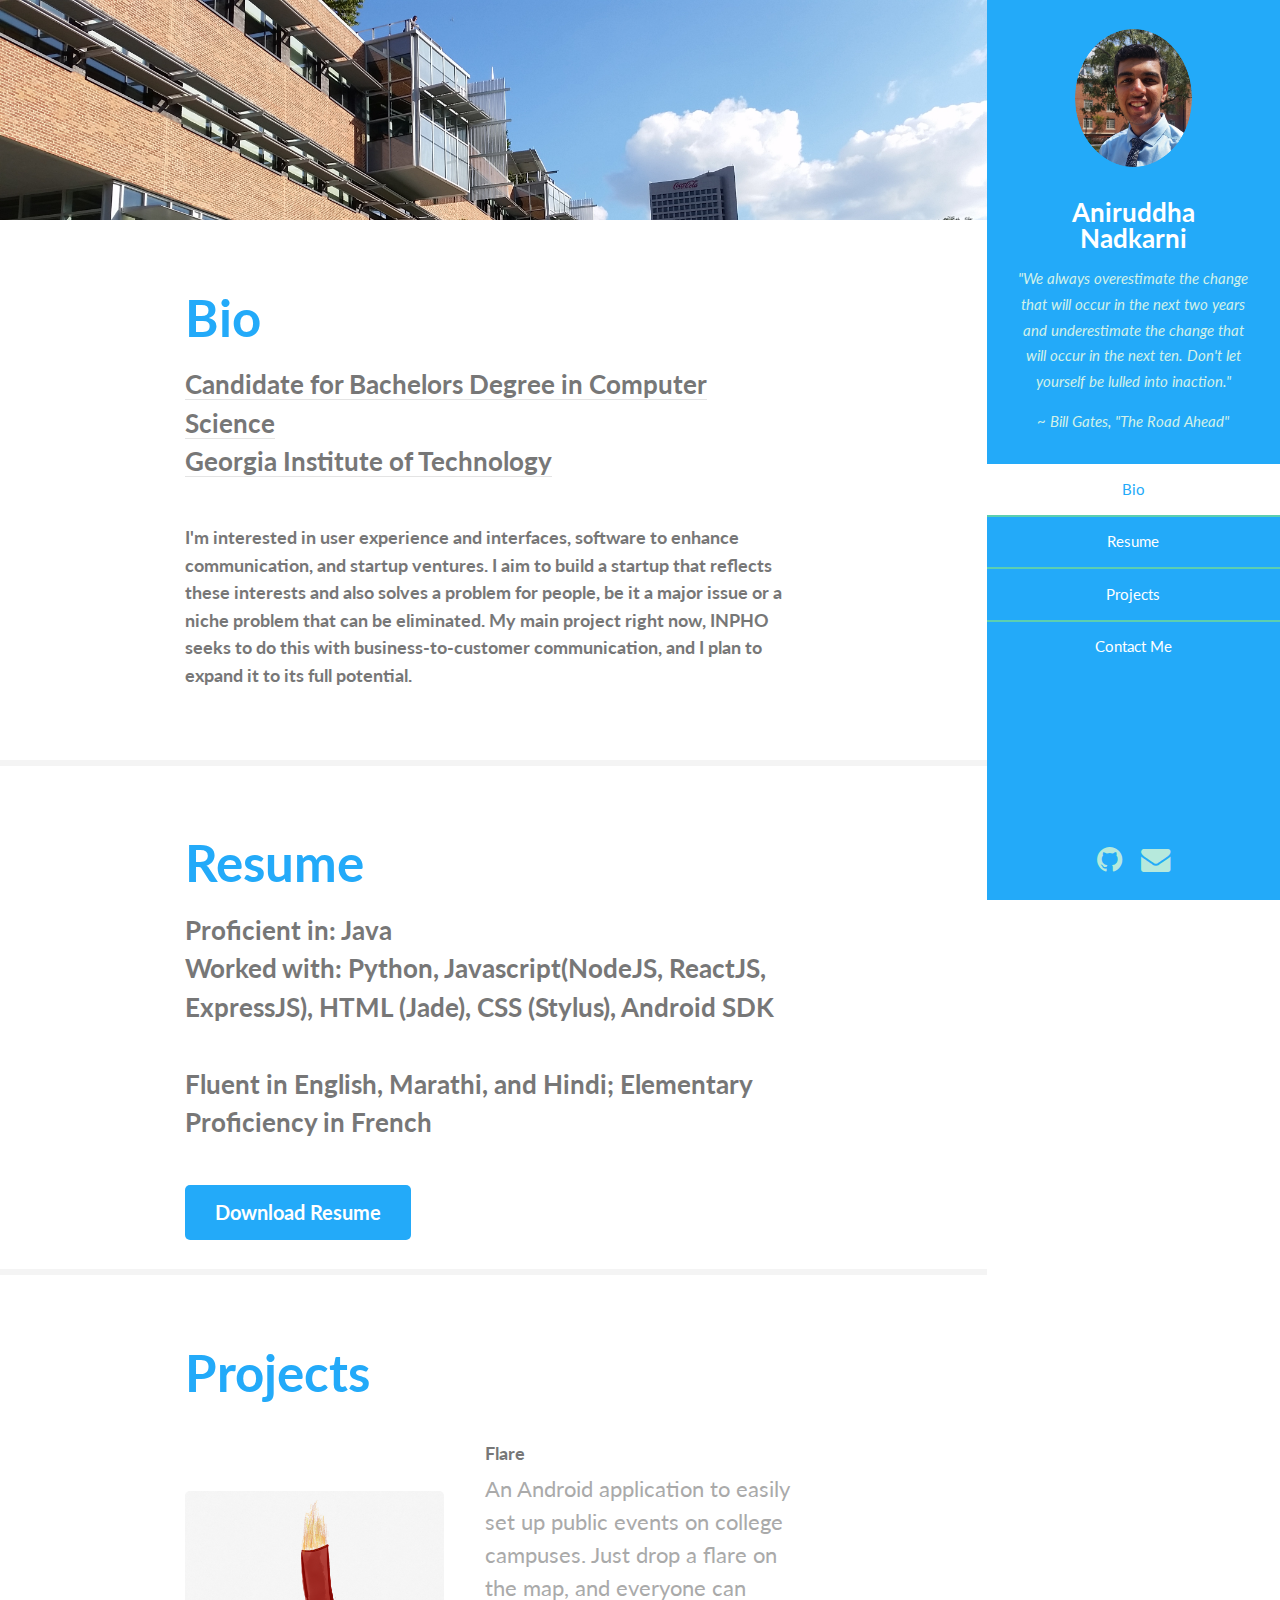
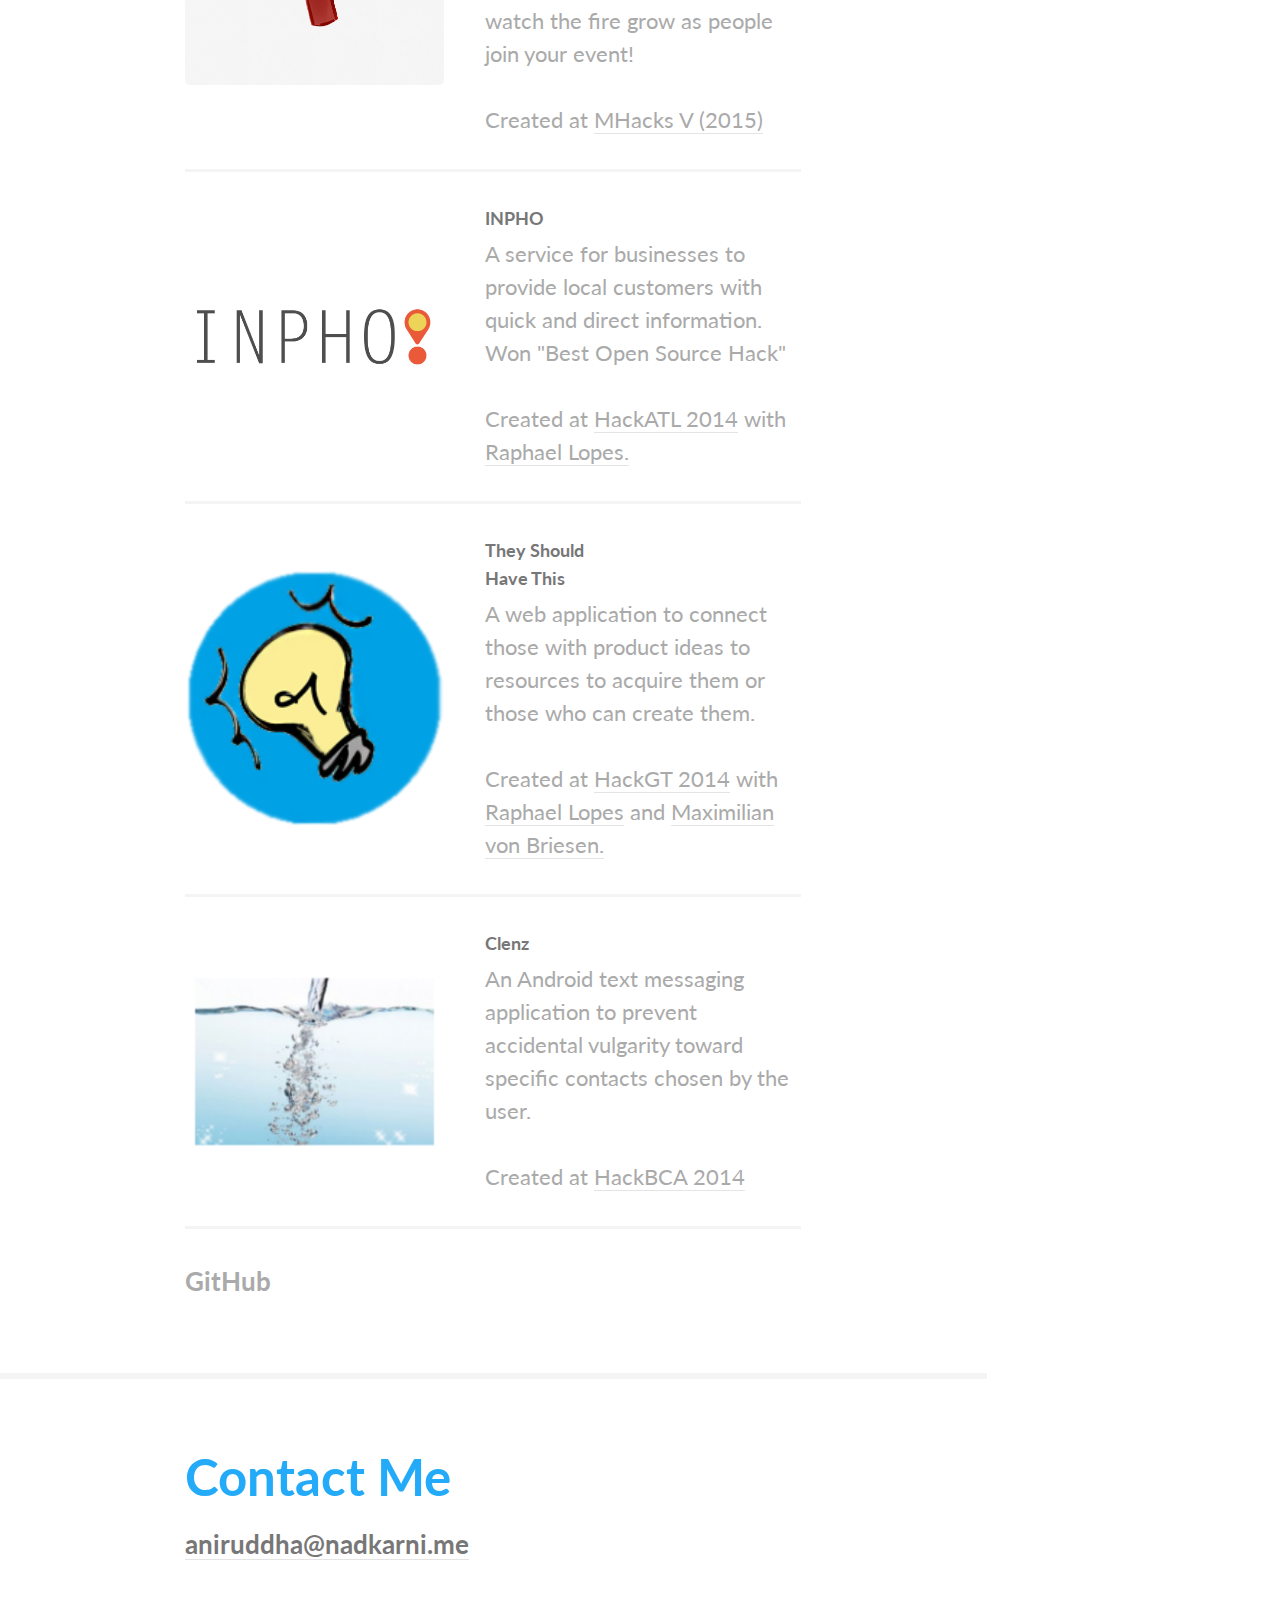
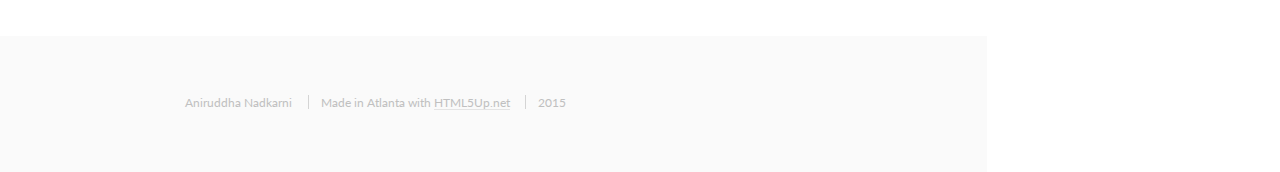
<file: index.html>
<!DOCTYPE HTML>
<!--
	Read Only by HTML5 UP
	html5up.net | @n33co
	Free for personal and commercial use under the CCA 3.0 license (html5up.net/license)
-->

<html>
	<head>

		<title>Aniruddha Nadkarni</title>
		<meta http-equiv="content-type" content="text/html; charset=utf-8" />
		<meta name="description" content="" />
		<meta name="keywords" content="" />
		<!--[if lte IE 8]><script src="css/ie/html5shiv.js"></script><![endif]-->
		<script src="js/jquery.min.js"></script>
		<script src="js/jquery.scrollzer.min.js"></script>
		<script src="js/jquery.scrolly.min.js"></script>
		<script src="js/skel.min.js"></script>
		<script src="js/skel-layers.min.js"></script>
		<script src="js/init.js"></script>
		<noscript>
			<link rel="stylesheet" href="css/skel.css" />
			<link rel="stylesheet" href="css/style.css" />
			<link rel="stylesheet" href="css/style-xlarge.css" />
		</noscript>
		<link rel="shortcut icon" href="images/favicon.ico" type="image/x-icon">
		<!--[if lte IE 8]><link rel="stylesheet" href="css/ie/v8.css" /><![endif]-->
	</head>
	<body>
		<div id="wrapper">

			<!-- Header -->
				<section id="header" class="skel-layers-fixed">
					<header>
						<span class="image avatar"><img src="images/avatar.jpg" alt="" /></span>
						<h1 id="logo">
							<a href="#">Aniruddha Nadkarni</a>
						</h1>
						<p>"We always overestimate the change that will occur in the next two years and underestimate the change that will occur in the next ten. Don't let yourself be lulled into inaction."
						</p>
						<p>~ Bill Gates, "The Road Ahead"</p>
					</header>
					<nav id="nav">
						<ul>
							<li><a href="#one" class="active">Bio</a></li>
							<li><a href="#two">Resume</a></li>
							<li><a href="#three">Projects</a></li>
							<li><a href="#four">Contact Me</a></li>
						</ul>
					</nav>
					<footer>
						<ul class="icons">
							<li><a href="http://www.github.com/nadkarni" class="icon fa-github"><span class="label">Github</span></a></li>
							<li><a href="mailto: aniruddha.nadkarni.1996@gmail.com" class="icon fa-envelope"><span class="label">Email</span></a></li>
						</ul>
					</footer>
				</section>

			<!-- Main -->
				<div id="main">

					<!-- One -->
						<section id="one">
							<div class="container">
								<header class="major">
									<h2>Bio</h2>
									<p><a href="http://cc.gatech.edu">Candidate for Bachelors Degree in Computer Science<br>Georgia Institute of Technology</a></p>
								</header>
								<h4>
									<p>I'm interested in user experience and interfaces, software to enhance communication, and startup ventures. I aim to build a startup that reflects these interests and also solves a problem for people, be it a major issue or a niche problem that can be eliminated. My main project right now,
									<a href="http://inphoapp.com">INPHO</a>
									seeks to do this with business-to-customer communication, and I plan to expand it to its full potential.</p>
								</h4>
							</div>
						</section>

						<!-- Two -->
						<section id="two">
							<div class="container">
								<header class="major">
									<h2>Resume</h2>
									<p>Proficient in: Java
									<br>Worked with: Python,  Javascript(NodeJS, ReactJS, ExpressJS), HTML (Jade), CSS (Stylus), Android SDK
									<br><br>
									Fluent in English, Marathi, and Hindi; Elementary Proficiency in French</p>
									<!-- Special Icons
									<ul class="feature-icons">
										<li class="fa-code">Write all the code</li>
										<li class="fa-cubes">Stack small boxes</li>
										<li class="fa-book">Read books and stuff</li>
										<li class="fa-coffee">Drink much coffee</li>
										<li class="fa-bolt">Lightning bolt</li>
										<li class="fa-users">Shadow clone technique</li>
										-->
										<div class="row uniform">
										<div class="12u">
											<ul class="actions">
												<li><a href="Aniruddha_Nadkarni_Resume.pdf" class="button big center-button">Download Resume</a></li>
											</ul>
										</div>

									</div>
									</ul>
								</header>
							</div>
						</section>

					<!-- Three -->
						<section id="three">
							<div class="container">
								<header class="major">
									<h2>Projects</h2>
									<div class="features">
										<article>
											<a href="" class="image"><img src="images/flare.jpg" alt="" /></a>
											<div class="inner">
												<h4><a href="">Flare</a></h4>
													<p>An Android application to easily set up public events on college campuses. Just drop a flare on the map, and everyone can watch the fire grow as people join your event! <br><br>Created at 	<a href="http://mhacks.org">MHacks V (2015)</a>
													</p>
											</div>
										</article>
										<article>
											<a href="http://inphoapp.com" class="image"><img src="images/inphoLogoName.png" alt="" /></a>
											<div class="inner">
												<h4><a href="http://inphoapp.com">INPHO</a></h4>
													<p>A service for businesses to provide local customers with quick and direct information. Won "Best Open Source Hack" <br><br>Created at 	<a href="http://hackatl.org">HackATL 2014</a> with
														<a href="http://github.com/iRapha">Raphael Lopes.</a>
													</p>
											</div>
										</article>
										<article>
											<a href="http://TheyShouldHaveThis.com" class="image"><img src="images/TSHT_logo.png" alt="" /></a>
											<div class="inner">
												<h4><a href="http://TheyShouldHaveThis.com" class="image">They Should Have This</a></h4>
												<p>A web application to connect those with product ideas to resources to acquire them or those who can create them. <br><br>Created at
													<a href="http://hackgt.com">HackGT 2014</a> with
													<a href="http://github.com/iRapha">Raphael Lopes</a> and
													<a href="http://github.com/mobyvb">Maximilian von Briesen.</a>
												</p>
											</div>
										</article>
										<article>
											<a href="https://play.google.com/store/apps/details?id=com.theyshouldhavethis.clenz" class="image"><img src="images/clenz.png" alt="" /></a>
											<div class="inner">
												<h4><a href="https://play.google.com/store/apps/details?id=com.theyshouldhavethis.clenz">Clenz</a></h4>
												<p>An Android text messaging application to prevent accidental vulgarity toward specific contacts chosen by the user.<br><br>
												Created at
													<a href="http://hackbca.com">HackBCA 2014</a></p>
											</div>
										</article>
										<article>
											<h3>
												<p>
													<a href="http://www.github.com/nadkarni">GitHub</a>
												</p>
											</h3>
										</article>
									</div>
								</header>
							</div>
						</section>

					<!-- Four -->
						<section id="four">
							<div class="container">
								<header class="major">
									<h2>Contact Me</h2>
										<p><a href="mailto: aniruddha@nadkarni.me">aniruddha@nadkarni.me</a></p>

								</header>
							</div>
						</section>



					<!-- Five -->
					<!--
						<section id="five">
							<div class="container">
								<h3>Elements</h3>

								<section>
									<h4>Text</h4>
									<p>This is <b>bold</b> and this is <strong>strong</strong>. This is <i>italic</i> and this is <em>emphasized</em>.
									This is <sup>superscript</sup> text and this is <sub>subscript</sub> text.
									This is <u>underlined</u> and this is code: <code>for (;;) { ... }</code>. Finally, <a href="#">this is a link</a>.</p>
									<hr />
									<header>
										<h4>Heading with a Subtitle</h4>
										<p>Lorem ipsum dolor sit amet nullam id egestas urna aliquam</p>
									</header>
									<p>Nunc lacinia ante nunc ac lobortis. Interdum adipiscing gravida odio porttitor sem non mi integer non faucibus ornare mi ut ante amet placerat aliquet. Volutpat eu sed ante lacinia sapien lorem accumsan varius montes viverra nibh in adipiscing blandit tempus accumsan.</p>
									<header>
										<h5>Heading with a Subtitle</h5>
										<p>Lorem ipsum dolor sit amet nullam id egestas urna aliquam</p>
									</header>
									<p>Nunc lacinia ante nunc ac lobortis. Interdum adipiscing gravida odio porttitor sem non mi integer non faucibus ornare mi ut ante amet placerat aliquet. Volutpat eu sed ante lacinia sapien lorem accumsan varius montes viverra nibh in adipiscing blandit tempus accumsan.</p>
									<hr />
									<h2>Heading Level 2</h2>
									<h3>Heading Level 3</h3>
									<h4>Heading Level 4</h4>
									<h5>Heading Level 5</h5>
									<h6>Heading Level 6</h6>
									<hr />
									<h5>Blockquote</h5>
									<blockquote>Fringilla nisl. Donec accumsan interdum nisi, quis tincidunt felis sagittis eget tempus euismod. Vestibulum ante ipsum primis in faucibus vestibulum. Blandit adipiscing eu felis iaculis volutpat ac adipiscing accumsan faucibus. Vestibulum ante ipsum primis in faucibus lorem ipsum dolor sit amet nullam adipiscing eu felis.</blockquote>
									<h5>Preformatted</h5>
									<pre><code>i = 0;

while (!deck.isInOrder()) {
    print 'Iteration ' + i;
    deck.shuffle();
    i++;
}

print 'It took ' + i + ' iterations to sort the deck.';</code></pre>
								</section>

								<section>
									<h4>Lists</h4>
									<div class="row collapse-at-2">
										<div class="6u">
											<h5>Unordered</h5>
											<ul>
												<li>Dolor pulvinar etiam magna etiam.</li>
												<li>Sagittis adipiscing lorem eleifend.</li>
												<li>Felis enim feugiat dolore viverra.</li>
											</ul>
											<h5>Alternate</h5>
											<ul class="alt">
												<li>Dolor pulvinar etiam magna etiam.</li>
												<li>Sagittis adipiscing lorem eleifend.</li>
												<li>Felis enim feugiat dolore viverra.</li>
											</ul>
										</div>
										<div class="6u">
											<h5>Ordered</h5>
											<ol>
												<li>Dolor pulvinar etiam magna etiam.</li>
												<li>Etiam vel felis at lorem sed viverra.</li>
												<li>Felis enim feugiat dolore viverra.</li>
												<li>Dolor pulvinar etiam magna etiam.</li>
												<li>Etiam vel felis at lorem sed viverra.</li>
												<li>Felis enim feugiat dolore viverra.</li>
											</ol>
											<h5>Icons</h5>
											<ul class="icons">
												<li><a href="#" class="icon fa-twitter"><span class="label">Twitter</span></a></li>
												<li><a href="#" class="icon fa-facebook"><span class="label">Facebook</span></a></li>
												<li><a href="#" class="icon fa-instagram"><span class="label">Instagram</span></a></li>
												<li><a href="#" class="icon fa-github"><span class="label">Github</span></a></li>
												<li><a href="#" class="icon fa-dribbble"><span class="label">Dribbble</span></a></li>
												<li><a href="#" class="icon fa-tumblr"><span class="label">Tumblr</span></a></li>
											</ul>
										</div>
									</div>
									<h5>Actions</h5>
									<ul class="actions">
										<li><a href="#" class="button special">Default</a></li>
										<li><a href="#" class="button">Default</a></li>
										<li><a href="#" class="button alt">Default</a></li>
									</ul>
									<ul class="actions small">
										<li><a href="#" class="button special small">Small</a></li>
										<li><a href="#" class="button small">Small</a></li>
										<li><a href="#" class="button alt small">Small</a></li>
									</ul>
									<div class="row collapse-at-2">
										<div class="3u">
											<ul class="actions vertical">
												<li><a href="#" class="button special">Default</a></li>
												<li><a href="#" class="button">Default</a></li>
												<li><a href="#" class="button alt">Default</a></li>
											</ul>
										</div>
										<div class="3u">
											<ul class="actions vertical small">
												<li><a href="#" class="button special small">Small</a></li>
												<li><a href="#" class="button small">Small</a></li>
												<li><a href="#" class="button alt small">Small</a></li>
											</ul>
										</div>
										<div class="3u">
											<ul class="actions vertical">
												<li><a href="#" class="button special fit">Default</a></li>
												<li><a href="#" class="button fit">Default</a></li>
												<li><a href="#" class="button alt fit">Default</a></li>
											</ul>
										</div>
										<div class="3u">
											<ul class="actions vertical small">
												<li><a href="#" class="button special small fit">Small</a></li>
												<li><a href="#" class="button small fit">Small</a></li>
												<li><a href="#" class="button alt small fit">Small</a></li>
											</ul>
										</div>
									</div>
								</section>

								<section>
									<h4>Table</h4>
									<h5>Default</h5>
									<div class="table-wrapper">
										<table>
											<thead>
												<tr>
													<th>Name</th>
													<th>Description</th>
													<th>Price</th>
												</tr>
											</thead>
											<tbody>
												<tr>
													<td>Item One</td>
													<td>Ante turpis integer aliquet porttitor.</td>
													<td>29.99</td>
												</tr>
												<tr>
													<td>Item Two</td>
													<td>Vis ac commodo adipiscing arcu aliquet.</td>
													<td>19.99</td>
												</tr>
												<tr>
													<td>Item Three</td>
													<td> Morbi faucibus arcu accumsan lorem.</td>
													<td>29.99</td>
												</tr>
												<tr>
													<td>Item Four</td>
													<td>Vitae integer tempus condimentum.</td>
													<td>19.99</td>
												</tr>
												<tr>
													<td>Item Five</td>
													<td>Ante turpis integer aliquet porttitor.</td>
													<td>29.99</td>
												</tr>
											</tbody>
											<tfoot>
												<tr>
													<td colspan="2"></td>
													<td>100.00</td>
												</tr>
											</tfoot>
										</table>
									</div>

									<h5>Alternate</h5>
									<div class="table-wrapper">
										<table class="alt">
											<thead>
												<tr>
													<th>Name</th>
													<th>Description</th>
													<th>Price</th>
												</tr>
											</thead>
											<tbody>
												<tr>
													<td>Item One</td>
													<td>Ante turpis integer aliquet porttitor.</td>
													<td>29.99</td>
												</tr>
												<tr>
													<td>Item Two</td>
													<td>Vis ac commodo adipiscing arcu aliquet.</td>
													<td>19.99</td>
												</tr>
												<tr>
													<td>Item Three</td>
													<td> Morbi faucibus arcu accumsan lorem.</td>
													<td>29.99</td>
												</tr>
												<tr>
													<td>Item Four</td>
													<td>Vitae integer tempus condimentum.</td>
													<td>19.99</td>
												</tr>
												<tr>
													<td>Item Five</td>
													<td>Ante turpis integer aliquet porttitor.</td>
													<td>29.99</td>
												</tr>
											</tbody>
											<tfoot>
												<tr>
													<td colspan="2"></td>
													<td>100.00</td>
												</tr>
											</tfoot>
										</table>
									</div>
								</section>

								<section>
									<h4>Buttons</h4>
									<ul class="actions">
										<li><a href="#" class="button special">Special</a></li>
										<li><a href="#" class="button">Default</a></li>
										<li><a href="#" class="button alt">Alternate</a></li>
									</ul>
									<ul class="actions">
										<li><a href="#" class="button special big">Big</a></li>
										<li><a href="#" class="button">Default</a></li>
										<li><a href="#" class="button alt small">Small</a></li>
									</ul>
									<ul class="actions fit">
										<li><a href="#" class="button special fit">Fit</a></li>
										<li><a href="#" class="button fit">Fit</a></li>
										<li><a href="#" class="button alt fit">Fit</a></li>
									</ul>
									<ul class="actions fit small">
										<li><a href="#" class="button special fit small">Fit + Small</a></li>
										<li><a href="#" class="button fit small">Fit + Small</a></li>
										<li><a href="#" class="button alt fit small">Fit + Small</a></li>
									</ul>
									<ul class="actions">
										<li><a href="#" class="button special icon fa-download">Icon</a></li>
										<li><a href="#" class="button icon fa-download">Icon</a></li>
										<li><a href="#" class="button alt icon fa-check">Icon</a></li>
									</ul>
									<ul class="actions">
										<li><span class="button special disabled">Special</span></li>
										<li><span class="button disabled">Default</span></li>
										<li><span class="button alt disabled">Alternate</span></li>
									</ul>
								</section>

								<section>
									<h4>Form</h4>
									<form method="post" action="#">
										<div class="row uniform half ollapse-at-2">
											<div class="6u">
												<input type="text" name="demo-name" id="demo-name" value="" placeholder="Name" />
											</div>
											<div class="6u">
												<input type="email" name="demo-email" id="demo-email" value="" placeholder="Email" />
											</div>
										</div>
										<div class="row uniform half">
											<div class="12u">
												<div class="select-wrapper">
													<select name="demo-category" id="demo-category">
														<option value="">- Category -</option>
														<option value="1">Manufacturing</option>
														<option value="1">Shipping</option>
														<option value="1">Administration</option>
														<option value="1">Human Resources</option>
													</select>
												</div>
											</div>
										</div>
										<div class="row uniform half collapse-at-2">
											<div class="4u">
												<input type="radio" id="demo-priority-low" name="demo-priority" checked>
												<label for="demo-priority-low">Low Priority</label>
											</div>
											<div class="4u">
												<input type="radio" id="demo-priority-normal" name="demo-priority">
												<label for="demo-priority-normal">Normal Priority</label>
											</div>
											<div class="4u">
												<input type="radio" id="demo-priority-high" name="demo-priority">
												<label for="demo-priority-high">High Priority</label>
											</div>
										</div>
										<div class="row uniform half">
											<div class="6u">
												<input type="checkbox" id="demo-copy" name="demo-copy">
												<label for="demo-copy">Email me a copy of this message</label>
											</div>
											<div class="6u">
												<input type="checkbox" id="demo-human" name="demo-human" checked>
												<label for="demo-human">I am a human and not a robot</label>
											</div>
										</div>
										<div class="row uniform half">
											<div class="12u">
												<textarea name="demo-message" id="demo-message" placeholder="Enter your message" rows="6"></textarea>
											</div>
										</div>
										<div class="row uniform">
											<div class="12u">
												<ul class="actions">
													<li><input type="submit" value="Send Message" /></li>
													<li><input type="reset" value="Reset" class="alt" /></li>
												</ul>
											</div>
										</div>
									</form>
								</section>

								<section>
									<h4>Image</h4>
									<h5>Fit</h5>
									<span class="image fit"><img src="images/banner.jpg" alt="" /></span>
									<div class="box alt">
										<div class="row no-collapse half uniform">
											<div class="4u"><span class="image fit"><img src="images/pic01.jpg" alt="" /></span></div>
											<div class="4u"><span class="image fit"><img src="images/pic02.jpg" alt="" /></span></div>
											<div class="4u"><span class="image fit"><img src="images/pic03.jpg" alt="" /></span></div>
										</div>
										<div class="row no-collapse half uniform">
											<div class="4u"><span class="image fit"><img src="images/pic02.jpg" alt="" /></span></div>
											<div class="4u"><span class="image fit"><img src="images/pic03.jpg" alt="" /></span></div>
											<div class="4u"><span class="image fit"><img src="images/pic01.jpg" alt="" /></span></div>
										</div>
										<div class="row no-collapse half uniform">
											<div class="4u"><span class="image fit"><img src="images/pic03.jpg" alt="" /></span></div>
											<div class="4u"><span class="image fit"><img src="images/pic01.jpg" alt="" /></span></div>
											<div class="4u"><span class="image fit"><img src="images/pic02.jpg" alt="" /></span></div>
										</div>
									</div>
									<h5>Left &amp; Right</h5>
									<p><span class="image left"><img src="images/avatar.jpg" alt="" /></span>Fringilla nisl. Donec accumsan interdum nisi, quis tincidunt felis sagittis eget. tempus euismod. Vestibulum ante ipsum primis in faucibus vestibulum. Blandit adipiscing eu felis iaculis volutpat ac adipiscing accumsan eu faucibus. Integer ac pellentesque praesent tincidunt felis sagittis eget. tempus euismod. Vestibulum ante ipsum primis in faucibus vestibulum. Blandit adipiscing eu felis iaculis volutpat ac adipiscing accumsan eu faucibus. Integer ac pellentesque praesent. Donec accumsan interdum nisi, quis tincidunt felis sagittis eget. tempus euismod. Vestibulum ante ipsum primis in faucibus vestibulum. Blandit adipiscing eu felis iaculis volutpat ac adipiscing accumsan eu faucibus. Integer ac pellentesque praesent tincidunt felis sagittis eget. tempus euismod. Vestibulum ante ipsum primis in faucibus vestibulum. Blandit adipiscing eu felis iaculis volutpat ac adipiscing accumsan eu faucibus. Integer ac pellentesque praesent.</p>
									<p><span class="image right"><img src="images/avatar.jpg" alt="" /></span>Fringilla nisl. Donec accumsan interdum nisi, quis tincidunt felis sagittis eget. tempus euismod. Vestibulum ante ipsum primis in faucibus vestibulum. Blandit adipiscing eu felis iaculis volutpat ac adipiscing accumsan eu faucibus. Integer ac pellentesque praesent tincidunt felis sagittis eget. tempus euismod. Vestibulum ante ipsum primis in faucibus vestibulum. Blandit adipiscing eu felis iaculis volutpat ac adipiscing accumsan eu faucibus. Integer ac pellentesque praesent. Donec accumsan interdum nisi, quis tincidunt felis sagittis eget. tempus euismod. Vestibulum ante ipsum primis in faucibus vestibulum. Blandit adipiscing eu felis iaculis volutpat ac adipiscing accumsan eu faucibus. Integer ac pellentesque praesent tincidunt felis sagittis eget. tempus euismod. Vestibulum ante ipsum primis in faucibus vestibulum. Blandit adipiscing eu felis iaculis volutpat ac adipiscing accumsan eu faucibus. Integer ac pellentesque praesent.</p>
								</section>

							</div>
						</section>
					-->

				</div>

			<!-- Footer -->
				<section id="footer">
					<div class="container">
						<ul class="copyright">
							<li>Aniruddha Nadkarni</li>
							<li>Made in Atlanta with <a href="http://html5up.net">HTML5Up.net</a></li>
							<li>2015</li>

						</ul>
					</div>
				</section>

		</div>
	</body>
</html>
</file>
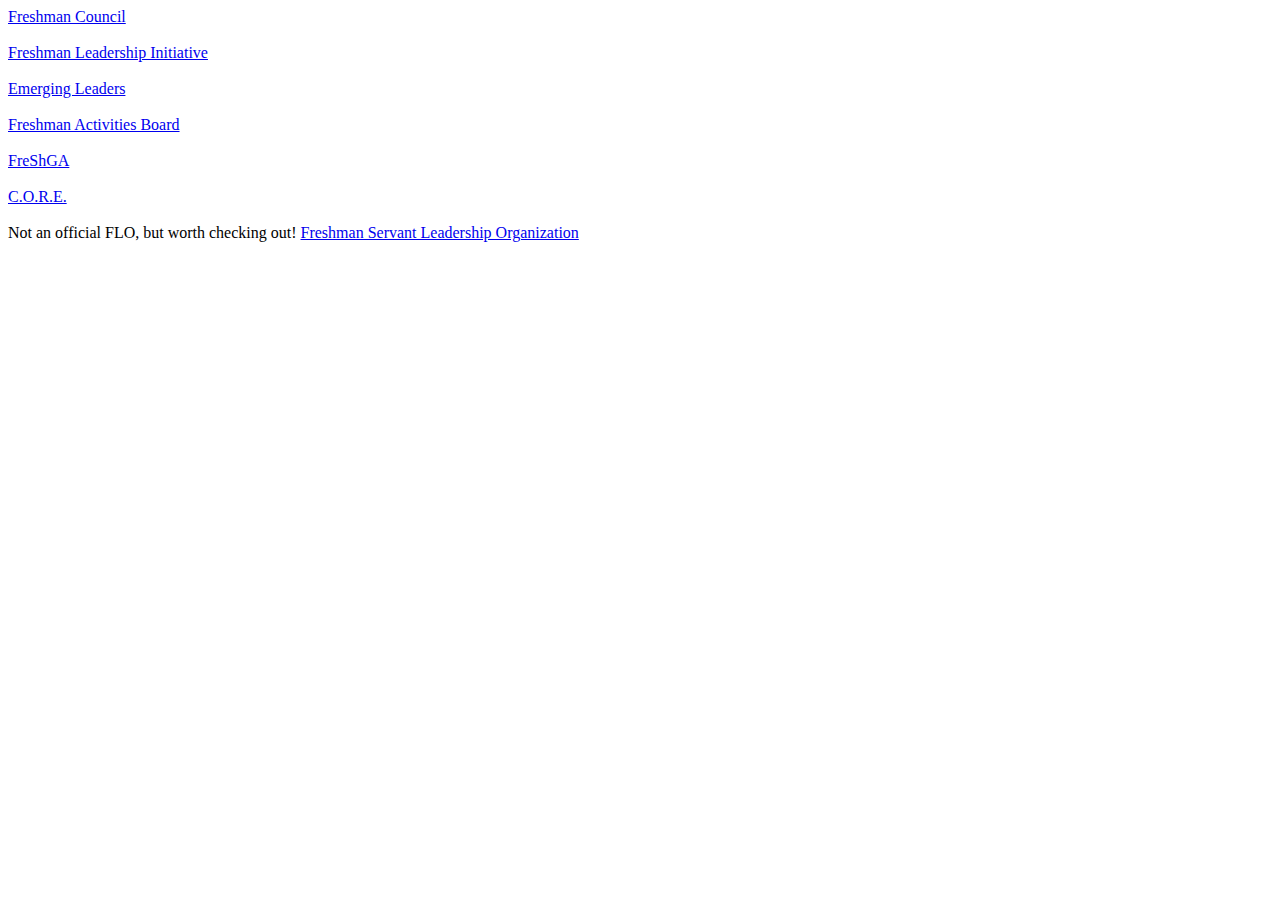
<file: FLOs.html>
<!DOCTYPE HTML>

<html>
	<body>
		<a href="http://freshmancouncil.org/">Freshman Council</a>
		<br><br>
		<a href="http://gtsf.gatech.edu/get-involved/join-committee/freshman-leadership-initiative">Freshman Leadership Initiative</a>
		<br><br>
		<a href="https://emergingleadersflo.wordpress.com/apply/">Emerging Leaders</a>
		<br><br>
		<a href="http://housing.gatech.edu/reslife/FE/fab/pages/apply.aspx">Freshman Activities Board</a>
		<br><br>
		<a href="http://gtfreshga.weebly.com/apply.html">FreShGA</a>
		<br><br>
		<a href="http://www.crc.gatech.edu/orgt/content/528/core-application">C.O.R.E.</a>
		<br><br>
		<a>Not an official FLO, but worth checking out!</a>
		<a href="http://jacketpages.gatech.edu/organizations/view/44780">Freshman Servant Leadership Organization</a>
	</body>
</html>
</file>
<file: css/style-xlarge.css>
/*
	Read Only by HTML5 UP
	html5up.net | @n33co
	Free for personal and commercial use under the CCA 3.0 license (html5up.net/license)
*/

/* Basic */

	body, input, select, textarea {
		font-size: 13pt;
	}

/* Header */

	#header {
		width: 21em;
	}

		#header > header {
			padding: 2em;
		}

		#header > footer {
			padding: 1.5em;
		}

/* Wrapper */

	#wrapper {
		padding-right: 21em;
	}

/* Main */

	#main > section > .container {
		padding: 4em 0 2em 0;
	}
</file>
<file: css/ie/v8.css>
/*
	Read Only by HTML5 UP
	html5up.net | @n33co
	Free for personal and commercial use under the CCA 3.0 license (html5up.net/license)
*/

/* Basic */

	code,
	input[type="text"],
	input[type="password"],
	input[type="email"],
	select,
	textarea,
	.box,
	.image,
	.image img,
	input[type="submit"],
	input[type="reset"],
	input[type="button"],
	.button {
		position: relative;
		-ms-behavior: url("css/ie/PIE.htc");
	}

/* Form */

	input[type="text"],
	input[type="password"],
	input[type="email"],
	select {
		line-height: 2.75em;
	}

	input[type="checkbox"],
	input[type="radio"] {
		-moz-appearance: normal;
		-webkit-appearance: normal;
		-o-appearance: normal;
		-ms-appearance: normal;
		appearance: normal;
	}

		input[type="checkbox"] + label,
		input[type="radio"] + label {
			padding: 0 0 0 1.5em;
		}

			input[type="checkbox"] + label:before,
			input[type="radio"] + label:before {
				display: none;
			}

/* Button */

	input[type="submit"].alt,
	input[type="reset"].alt,
	input[type="button"].alt,
	.button.alt {
		border: solid 2px #e4e4e4;
	}
</file>
<file: css/skel.css>
/* Resets (http://meyerweb.com/eric/tools/css/reset/ | v2.0 | 20110126 | License: none (public domain)) */

	html,body,div,span,applet,object,iframe,h1,h2,h3,h4,h5,h6,p,blockquote,pre,a,abbr,acronym,address,big,cite,code,del,dfn,em,img,ins,kbd,q,s,samp,small,strike,strong,sub,sup,tt,var,b,u,i,center,dl,dt,dd,ol,ul,li,fieldset,form,label,legend,table,caption,tbody,tfoot,thead,tr,th,td,article,aside,canvas,details,embed,figure,figcaption,footer,header,hgroup,menu,nav,output,ruby,section,summary,time,mark,audio,video{margin:0;padding:0;border:0;font-size:100%;font:inherit;vertical-align:baseline;}article,aside,details,figcaption,figure,footer,header,hgroup,menu,nav,section{display:block;}body{line-height:1;}ol,ul{list-style:none;}blockquote,q{quotes:none;}blockquote:before,blockquote:after,q:before,q:after{content:'';content:none;}table{border-collapse:collapse;border-spacing:0;}body{-webkit-text-size-adjust:none}

/* Box Model */

	*, *:before, *:after {
		-moz-box-sizing: border-box;
		-webkit-box-sizing: border-box;
		box-sizing: border-box;
	}

/* Container */

	body {
		/* min-width: (containers) */
		min-width: 45em;
	}

	.container {
		margin-left: auto;
		margin-right: auto;

		/* width: (containers) */
		width: 45em;
	}

	/* Modifiers */

		.container.small {
			/* width: (containers) * 0.75; */
			width: 45em;
		}

		.container.large {
			width: 100%;

			/* max-width: (containers) * 1.25; */
			max-width: 56.25em;

			/* min-width: (containers); */
			min-width: 45em;
		}

/* Grid */

	.\31 2u { width: 100% }
	.\31 1u { width: 91.6666666667% }
	.\31 0u { width: 83.3333333333% }
	.\39 u { width: 75% }
	.\38 u { width: 66.6666666667% }
	.\37 u { width: 58.3333333333% }
	.\36 u { width: 50% }
	.\35 u { width: 41.6666666667% }
	.\34 u { width: 33.3333333333% }
	.\33 u { width: 25% }
	.\32 u { width: 16.6666666667% }
	.\31 u { width: 8.3333333333% }
	.\-11u { margin-left: 91.6666666667% }
	.\-10u { margin-left: 83.3333333333% }
	.\-9u { margin-left: 75% }
	.\-8u { margin-left: 66.6666666667% }
	.\-7u { margin-left: 58.3333333333% }
	.\-6u { margin-left: 50% }
	.\-5u { margin-left: 41.6666666667% }
	.\-4u { margin-left: 33.3333333333% }
	.\-3u { margin-left: 25% }
	.\-2u { margin-left: 16.6666666667% }
	.\-1u { margin-left: 8.3333333333% }

	/* Rows */

		.row > * {
			float: left;
		}

		.row:after {
			content: '';
			display: block;
			clear: both;
			height: 0;
		}

		.row:first-child > * {
			padding-top: 0 !important;
		}

		.row.uniform > * > :first-child {
			margin-top: 0;
		}

		.row.uniform > * > :last-child {
			margin-bottom: 0;
		}

		/* Normal */

			.row > * {
				/* padding-left: (gutters.vertical) */
				padding-left: 2em;
			}

			.row + .row > * {
				/* padding: (gutters.horizontal) 0 0 (gutters.vertical) */
				padding: 0 0 0 2em;
			}

			.row {
				/* margin-left: -(gutters.vertical) */
				margin-left: -2em;
			}

			.row + .row.uniform > * {
				/* padding: (gutters.vertical) 0 0 (gutters.vertical) */
				padding: 2em 0 0 2em;
			}

		/* Flush */

			.row.flush > * {
				padding-left: 0;
			}

			.row + .row.flush > * {
				padding: 0;
			}

			.row.flush {
				margin-left: 0;
			}

			.row + .row.uniform.flush > * {
				padding: 0;
			}

		/* Quarter */

			.row.quarter > * {
				/* padding-left: (gutters.vertical * 0.25) */
				padding-left: 0.5em;
			}

			.row + .row.quarter > * {
				/* padding: (gutters.horizontal * 0.25) 0 0 (gutters.vertical * 0.25) */
				padding: 0 0 0 0.5em;
			}

			.row.quarter {
				/* margin-left: -(gutters.vertical * 0.25) */
				margin-left: -0.5em;
			}

			.row + .row.uniform.quarter > * {
				/* padding: (gutters.vertical * 0.25) 0 0 (gutters.vertical * 0.25) */
				padding: 0.5em 0 0 0.5em;
			}

		/* Half */

			.row.half > * {
				/* padding-left: (gutters.vertical * 0.5) */
				padding-left: 1em;
			}

			.row + .row.half > * {
				/* padding: (gutters.horizontal * 0.5) 0 0 (gutters.vertical * 0.5) */
				padding: 0 0 0 1em;
			}

			.row.half {
				/* margin-left: -(gutters.vertical * 0.5) */
				margin-left: -1em;
			}

			.row + .row.uniform.half > * {
				/* padding: (gutters.vertical * 0.5) 0 0 (gutters.vertical * 0.5) */
				padding: 1em 0 0 1em;
			}

		/* One and (a) Half */

			.row.oneandhalf > * {
				/* padding-left: (gutters.vertical * 1.5) */
				padding-left: 3em;
			}

			.row + .row.oneandhalf > * {
				/* padding: (gutters.horizontal * 1.5) 0 0 (gutters.vertical * 1.5) */
				padding: 0 0 0 3em;
			}

			.row.oneandhalf {
				/* margin-left: -(gutters.vertical * 1.5) */
				margin-left: -3em;
			}

			.row + .row.uniform.oneandhalf > * {
				/* padding: (gutters.vertical * 1.5) 0 0 (gutters.vertical * 1.5) */
				padding: 3em 0 0 3em;
			}

		/* Double */

			.row.double > * {
				/* padding-left: (gutters.vertical * 2) */
				padding-left: 4em;
			}

			.row + .row.double > * {
				/* padding: (gutters.horizontal * 2) 0 0 (gutters.vertical * 2) */
				padding: 0 0 0 4em;
			}

			.row.double {
				/* margin-left: -(gutters.vertical * 2) */
				margin-left: -4em;
			}

			.row + .row.uniform.double > * {
				/* padding: (gutters.vertical * 2) 0 0 (gutters.vertical * 2) */
				padding: 4em 0 0 4em;
			}
</file>
<file: css/style.css>
@charset "UTF-8";
@import url(font-awesome.min.css);
@import url("http://fonts.googleapis.com/css?family=Lato:400,400italic,700,700italic|Source+Code+Pro:400");

/*
	Read Only by HTML5 UP
	html5up.net | @n33co
	Free for personal and commercial use under the CCA 3.0 license (html5up.net/license)
*/

/* Basic */

	body {
		background: #fff;
	}

	body, input, select, textarea {
		color: #888;
		font-family: "Lato", sans-serif;
		font-size: 16pt;
		font-weight: 400;
		line-height: 1.75em;
	}

	a {
		-moz-transition: color 0.2s ease-in-out, border-color 0.2s ease-in-out;
		-webkit-transition: color 0.2s ease-in-out, border-color 0.2s ease-in-out;
		-o-transition: color 0.2s ease-in-out, border-color 0.2s ease-in-out;
		-ms-transition: color 0.2s ease-in-out, border-color 0.2s ease-in-out;
		transition: color 0.2s ease-in-out, border-color 0.2s ease-in-out;
		border-bottom: solid 1px #e4e4e4;
		color: inherit;
		text-decoration: none;
	}

		a:hover {
			border-bottom-color: transparent;
			color: #23AAF9 !important;
		}

	strong, b {
		color: #777;
		font-weight: 700;
	}

	em, i {
		font-style: italic;
	}

	p {
		margin: 0 0 2.25em 0;
	}

	h1, h2, h3, h4, h5, h6 {
		color: #777;
		font-weight: 700;
		line-height: 1em;
		margin: 0 0 0.5625em 0;
	}

		h1 a, h2 a, h3 a, h4 a, h5 a, h6 a {
			border: 0;
			color: inherit;
			text-decoration: none;
		}

	h2 {
		font-size: 2em;
		line-height: 1.5em;
	}

	h3 {
		font-size: 1.75em;
		line-height: 1.5em;
	}

	h4 {
		font-size: 1.25em;
		line-height: 1.5em;
	}

	h5 {
		font-size: 0.9em;
		line-height: 1.5em;
	}

	h6 {
		font-size: 0.7em;
		line-height: 1.5em;
	}

	sub {
		font-size: 0.8em;
		position: relative;
		top: 0.5em;
	}

	sup {
		font-size: 0.8em;
		position: relative;
		top: -0.5em;
	}

	hr {
		border: 0;
		border-bottom: solid 2px #f4f4f4;
		margin: 2.25em 0;
	}

		hr.major {
			margin: 3.375em 0;
		}

	blockquote {
		border-left: solid 8px #e4e4e4;
		font-style: italic;
		margin: 0 0 2.25em 0;
		padding: 0.5em 0 0.5em 2em;
	}

	code {
		background: #555;
		border-radius: 5px;
		color: #fff;
		font-family: "Source Code Pro", monospace;
		font-size: 0.9em;
		margin: 0 0.25em;
		padding: 0.25em 0.65em;
	}

	pre {
		font-family: "Source Code Pro", monospace;
		font-size: 0.9em;
		margin: 0 0 2.25em 0;
	}

		pre code {
			-webkit-overflow-scrolling: touch;
			display: block;
			line-height: 1.5em;
			overflow-x: auto;
			padding: 1em 1.5em;
		}

	.align-left {
		text-align: left;
	}

	.align-center {
		text-align: center;
	}

	.align-right {
		text-align: right;
	}

/* Section/Article */

	section.special, article.special {
		text-align: center;
	}

	header p {
		color: #aaa;
		position: relative;
		margin: 0 0 1.6875em 0;
	}

	header h2 + p {
		font-size: 1.25em;
		margin-top: -0.5em;
		line-height: 1.5em;
	}

	header h3 + p {
		font-size: 1.1em;
		margin-top: -0.35em;
		line-height: 1.5em;
	}

	header h4 + p,
	header h5 + p,
	header h6 + p {
		font-size: 1.5em;
		margin-top: -0.25em;
		line-height: 1.5em;
	}

	header.major h2 {
		color: #23AAF9;
		font-size: 3.5em;
	}

		header.major h2 + p {
			color: #777;
			font-size: 1.75em;
			font-weight: 700;
			margin-top: -0.75em;
		}

/* Form */

	form {
		margin: 0 0 2.25em 0;
	}

	label {
		color: #777;
		display: block;
		font-size: 0.9em;
		font-weight: 700;
		margin: 0 0 1.125em 0;
	}

	input::-moz-focus-inner {
		border: 0;
		padding: 0;
	}

	input[type="text"],
	input[type="password"],
	input[type="email"],
	select,
	textarea {
		-moz-appearance: none;
		-webkit-appearance: none;
		-o-appearance: none;
		-ms-appearance: none;
		appearance: none;
		border-radius: 5px;
		border: none;
		border: solid 2px #e4e4e4;
		color: inherit;
		display: block;
		outline: 0;
		padding: 0 1em;
		text-decoration: none;
		width: 100%;
	}

		input[type="text"]:invalid,
		input[type="password"]:invalid,
		input[type="email"]:invalid,
		select:invalid,
		textarea:invalid {
			box-shadow: none;
		}

		input[type="text"]:focus,
		input[type="password"]:focus,
		input[type="email"]:focus,
		select:focus,
		textarea:focus {
			border-color: #23AAF9;
		}

	.select-wrapper {
		text-decoration: none;
		display: block;
		position: relative;
	}

		.select-wrapper:before {
			content: "";
			-moz-osx-font-smoothing: grayscale;
			-webkit-font-smoothing: antialiased;
			font-family: FontAwesome;
			font-style: normal;
			font-weight: normal;
			text-transform: none !important;
		}

		.select-wrapper:before {
			color: #e4e4e4;
			display: block;
			height: 2.75em;
			line-height: 2.75em;
			pointer-events: none;
			position: absolute;
			right: 0;
			text-align: center;
			top: 0;
			width: 2.75em;
		}

		.select-wrapper select::-ms-expand {
			display: none;
		}

	input[type="text"],
	input[type="password"],
	input[type="email"],
	select {
		height: 2.75em;
	}

	textarea {
		padding: 0.75em 1em;
	}

	input[type="checkbox"],
	input[type="radio"] {
		-moz-appearance: none;
		-webkit-appearance: none;
		-o-appearance: none;
		-ms-appearance: none;
		appearance: none;
		display: block;
		float: left;
		margin-right: -2em;
		opacity: 0;
		width: 1em;
		z-index: -1;
	}

		input[type="checkbox"] + label,
		input[type="radio"] + label {
			text-decoration: none;
			color: #888;
			cursor: pointer;
			display: inline-block;
			font-size: 1em;
			font-weight: 400;
			padding-left: 2.4em;
			padding-right: 0.75em;
			position: relative;
		}

			input[type="checkbox"] + label:before,
			input[type="radio"] + label:before {
				-moz-osx-font-smoothing: grayscale;
				-webkit-font-smoothing: antialiased;
				font-family: FontAwesome;
				font-style: normal;
				font-weight: normal;
				text-transform: none !important;
			}

			input[type="checkbox"] + label:before,
			input[type="radio"] + label:before {
				background: #fafafa;
				border-radius: 5px;
				border: solid 2px #e4e4e4;
				content: '';
				display: inline-block;
				height: 1.65em;
				left: 0;
				line-height: 1.58125em;
				position: absolute;
				text-align: center;
				top: 0;
				width: 1.65em;
			}

		input[type="checkbox"]:checked + label:before,
		input[type="radio"]:checked + label:before {
			background: #989898;
			border-color: #989898;
			color: #ffffff;
			content: '\f00c';
		}

		input[type="checkbox"]:focus + label:before,
		input[type="radio"]:focus + label:before {
			border-color: #23AAF9;
		}

	input[type="checkbox"] + label:before {
		border-radius: 5px;
	}

	input[type="radio"] + label:before {
		border-radius: 100%;
	}

	::-webkit-input-placeholder {
		color: #aaa !important;
		font-style: italic;
		opacity: 1.0;
	}

	:-moz-placeholder {
		color: #aaa !important;
		font-style: italic;
		opacity: 1.0;
	}

	::-moz-placeholder {
		color: #aaa !important;
		font-style: italic;
		opacity: 1.0;
	}

	:-ms-input-placeholder {
		color: #aaa !important;
		font-style: italic;
		opacity: 1.0;
	}

	.formerize-placeholder {
		color: #aaa !important;
		font-style: italic;
		opacity: 1.0;
	}

/* Box */

	.box {
		border-radius: 5px;
		border: solid 2px #e4e4e4;
		margin-bottom: 2.25em;
		padding: 1.5em;
	}

		.box > :last-child,
		.box > :last-child > :last-child,
		.box > :last-child > :last-child > :last-child {
			margin-bottom: 0;
		}

		.box.alt {
			border: 0;
			border-radius: 0;
			padding: 0;
		}

/* Icon */

	.icon {
		text-decoration: none;
		border-bottom: none;
		position: relative;
	}

		.icon:before {
			-moz-osx-font-smoothing: grayscale;
			-webkit-font-smoothing: antialiased;
			font-family: FontAwesome;
			font-style: normal;
			font-weight: normal;
			text-transform: none !important;
		}

		.icon > .label {
			display: none;
		}

/* Image */

	.image {
		border-radius: 5px;
		border: 0;
		display: inline-block;
		position: relative;
	}

		.image img {
			border-radius: 5px;
			display: block;
		}

		.image.left {
			float: left;
			margin: 0 2.5em 2em 0;
			top: 0.25em;
		}

		.image.right {
			float: right;
			margin: 0 0 2em 2.5em;
			top: 0.25em;
		}

		.image.fit {
			display: block;
			margin: 0 0 2.25em 0;
			width: 100%;
		}

			.image.fit img {
				display: block;
				width: 100%;
			}

		.image.avatar {
			border-radius: 100%;
			overflow: hidden;
		}

			.image.avatar img {
				border-radius: 100%;
				display: block;
				width: 100%;
			}

/* List */

	ol {
		list-style: decimal;
		margin: 0 0 2.25em 0;
		padding-left: 1.25em;
	}

		ol li {
			padding-left: 0.25em;
		}

	ul {
		list-style: disc;
		margin: 0 0 2.25em 0;
		padding-left: 1em;
	}

		ul li {
			padding-left: 0.5em;
		}

		ul.alt {
			list-style: none;
			padding-left: 0;
		}

			ul.alt li {
				border-top: solid 2px #f4f4f4;
				padding: 0.5em 0;
			}

				ul.alt li:first-child {
					border-top: 0;
					padding-top: 0;
				}

		ul.feature-icons {
			list-style: none;
			padding-left: 0;
		}

			ul.feature-icons li {
				text-decoration: none;
				display: inline-block;
				margin: 0 0 1.6875em 0;
				padding: 0.35em 0 0 3.5em;
				position: relative;
				width: 48%;
			}

				ul.feature-icons li:before {
					-moz-osx-font-smoothing: grayscale;
					-webkit-font-smoothing: antialiased;
					font-family: FontAwesome;
					font-style: normal;
					font-weight: normal;
					text-transform: none !important;
				}

				ul.feature-icons li:before {
					background: #23AAF9;
					border-radius: 100%;
					color: #ffffff;
					display: block;
					height: 2.5em;
					left: 0;
					line-height: 2.5em;
					position: absolute;
					text-align: center;
					top: 0;
					width: 2.5em;
				}

		ul.icons {
			cursor: default;
			list-style: none;
			padding-left: 0;
		}

			ul.icons li {
				display: inline-block;
				padding: 0 1em 0 0;
			}

				ul.icons li:last-child {
					padding-right: 0 !important;
				}

				ul.icons li .icon:before {
					font-size: 2.0em;
				}

		ul.actions {
			cursor: default;
			list-style: none;
			padding-left: 0;
		}

			ul.actions li {
				display: inline-block;
				padding: 0 1.125em 0 0;
				vertical-align: middle;
			}

				ul.actions li:last-child {
					padding-right: 0;
				}

			ul.actions.small li {
				padding: 0 0.5625em 0 0;
			}

			ul.actions.vertical li {
				display: block;
				padding: 1.125em 0 0 0;
			}

				ul.actions.vertical li:first-child {
					padding-top: 0;
				}

				ul.actions.vertical li > * {
					margin-bottom: 0;
				}

			ul.actions.vertical.small li {
				padding: 0.5625em 0 0 0;
			}

				ul.actions.vertical.small li:first-child {
					padding-top: 0;
				}

			ul.actions.fit {
				display: table;
				margin-left: -1.125em;
				padding: 0;
				table-layout: fixed;
				width: calc(100% + 1.125em);
			}

				ul.actions.fit li {
					display: table-cell;
					padding: 0 0 0 1.125em;
				}

					ul.actions.fit li > * {
						margin-bottom: 0;
					}

				ul.actions.fit.small {
					margin-left: -0.5625em;
					width: calc(100% + 0.5625em);
				}

					ul.actions.fit.small li {
						padding: 0 0 0 0.5625em;
					}

	dl {
		margin: 0 0 2.25em 0;
	}

/* Table */

	.table-wrapper {
		-webkit-overflow-scrolling: touch;
		overflow-x: auto;
	}

	table {
		margin: 0 0 2.25em 0;
		width: 100%;
	}

		table tbody tr {
			border: solid 2px #f4f4f4;
			border-left: 0;
			border-right: 0;
		}

			table tbody tr:nth-child(2n + 1) {
				background-color: #fafafa;
			}

		table td {
			padding: 0.75em 0.75em;
		}

		table th {
			color: #777;
			font-size: 0.9em;
			font-weight: 700;
			padding: 0 0.75em 0.75em 0.75em;
			text-align: left;
		}

		table thead {
			border-bottom: solid 4px #e4e4e4;
		}

		table tfoot {
			border-top: solid 4px #e4e4e4;
		}

		table.alt {
			border-collapse: separate;
		}

			table.alt tbody tr td {
				border: solid 2px #e4e4e4;
				border-left-width: 0;
				border-top-width: 0;
			}

				table.alt tbody tr td:first-child {
					border-left-width: 2px;
				}

			table.alt tbody tr:first-child td {
				border-top-width: 2px;
			}

			table.alt thead {
				border-bottom: 0;
			}

			table.alt tfoot {
				border-top: 0;
			}

/* Button */

	input[type="submit"],
	input[type="reset"],
	input[type="button"],
	.button {
		-moz-appearance: none;
		-webkit-appearance: none;
		-o-appearance: none;
		-ms-appearance: none;
		appearance: none;
		-moz-transition: background-color 0.2s ease-in-out, color 0.2s ease-in-out;
		-webkit-transition: background-color 0.2s ease-in-out, color 0.2s ease-in-out;
		-o-transition: background-color 0.2s ease-in-out, color 0.2s ease-in-out;
		-ms-transition: background-color 0.2s ease-in-out, color 0.2s ease-in-out;
		transition: background-color 0.2s ease-in-out, color 0.2s ease-in-out;
		background-color: #23AAF9;
		border-radius: 5px;
		border: 0;
		color: #ffffff !important;
		cursor: pointer;
		display: inline-block;
		font-weight: 700;
		height: 2.75em;
		line-height: 2.75em;
		padding: 0 1.5em;
		text-align: center;
		text-decoration: none;
		white-space: nowrap;
	}

		input[type="submit"]:hover,
		input[type="reset"]:hover,
		input[type="button"]:hover,
		.button:hover {
			background-color: #a5a5a5;
			color: #ffffff !important;
		}

		input[type="submit"]:active,
		input[type="reset"]:active,
		input[type="button"]:active,
		.button:active {
			background-color: #8b8b8b;
		}

		input[type="submit"].icon,
		input[type="reset"].icon,
		input[type="button"].icon,
		.button.icon {
			padding-left: 1.35em;
		}

			input[type="submit"].icon:before,
			input[type="reset"].icon:before,
			input[type="button"].icon:before,
			.button.icon:before {
				margin-right: 0.5em;
			}

		input[type="submit"].fit,
		input[type="reset"].fit,
		input[type="button"].fit,
		.button.fit {
			display: block;
			margin: 0 0 1.125em 0;
			width: 100%;
		}

		input[type="submit"].small,
		input[type="reset"].small,
		input[type="button"].small,
		.button.small {
			font-size: 0.8em;
		}

		input[type="submit"].big,
		input[type="reset"].big,
		input[type="button"].big,
		.button.big {
			font-size: 1.35em;
		}

		input[type="submit"].alt,
		input[type="reset"].alt,
		input[type="button"].alt,
		.button.alt {
			background-color: transparent;
			box-shadow: inset 0 0 0 2px #e4e4e4;
			color: #777 !important;
		}

			input[type="submit"].alt:hover,
			input[type="reset"].alt:hover,
			input[type="button"].alt:hover,
			.button.alt:hover {
				background-color: #f4f4f4;
				color: #777 !important;
			}

			input[type="submit"].alt:active,
			input[type="reset"].alt:active,
			input[type="button"].alt:active,
			.button.alt:active {
				background-color: #eaeaea;
			}

			input[type="submit"].alt.icon:before,
			input[type="reset"].alt.icon:before,
			input[type="button"].alt.icon:before,
			.button.alt.icon:before {
				color: #aaa;
			}

		input[type="submit"].special,
		input[type="reset"].special,
		input[type="button"].special,
		.button.special {
			background-color: #23AAF9;
			color: #ffffff !important;
		}

			input[type="submit"].special:hover,
			input[type="reset"].special:hover,
			input[type="button"].special:hover,
			.button.special:hover {
				background-color: #5ed0b1;
			}

			input[type="submit"].special:active,
			input[type="reset"].special:active,
			input[type="button"].special:active,
			.button.special:active {
				background-color: #39c29d;
			}

		input[type="submit"].disabled, input[type="submit"]:disabled,
		input[type="reset"].disabled,
		input[type="reset"]:disabled,
		input[type="button"].disabled,
		input[type="button"]:disabled,
		.button.disabled,
		.button:disabled {
			background-color: #888 !important;
			box-shadow: inset 0 -0.15em 0 0 rgba(0, 0, 0, 0.15);
			color: #fff !important;
			cursor: default;
			opacity: 0.25;
		}

/* Features */

	.features article {
		border-top: solid 3px #f4f4f4;
		margin-bottom: 2.25em;
		padding-top: 2.25em;
	}

		.features article:first-child {
			border-top: 0;
			padding-top: 0;
		}

		.features article .image {
			display: inline-block;
			padding-right: 2.5em;
			vertical-align: middle;
			width: 48%;
		}

			.features article .image img {
				display: block;
				width: 100%;
			}

		.features article .inner {
			display: inline-block;
			vertical-align: middle;
			width: 50%;
		}

			.features article .inner > :last-child {
				margin-bottom: 0;
			}

/* Header */

	#header {
		background: #23AAF9;
		color: #d1f1e9;
		height: 100%;
		position: fixed;
		text-align: center;
		top: 0;
		width: 23em;
		right: 0;
	}

		#header h1, #header h2, #header h3, #header h4, #header h5, #header h6 {
			color: #ffffff;
		}

			#header h1 a, #header h2 a, #header h3 a, #header h4 a, #header h5 a, #header h6 a {
				color: #ffffff;
			}

		#header header p {
			color: #b6e9dc;
		}

		#header a {
			color: #d1f1e9;
		}

			#header a:hover {
				color: #ffffff !important;
			}

		#header > header {
			padding: 3em;
		}

			#header > header .avatar {
				display: block;
				margin: 0 auto 2.25em auto;
				width: 8em;
			}

			#header > header h1 {
				font-size: 1.75em;
				margin: 0;
			}

			#header > header p {
				color: #d1f1e9;
				font-style: italic;
				margin: 1em 0 0 0;
			}

		#header > footer {
			bottom: 0;
			left: 0;
			padding: 2em;
			position: absolute;
			width: 100%;
		}

			#header > footer .icons {
				margin: 0;
			}

				#header > footer .icons li a {
					color: #b6e9dc;
				}

		#header > nav ul {
			list-style: none;
			margin: 0;
			padding: 0;
		}

			#header > nav ul li {
				border-top: solid 2px #5ccfb0;
				display: block;
				padding: 0;
			}

				#header > nav ul li a {
					-moz-transition: none;
					-webkit-transition: none;
					-o-transition: none;
					-ms-transition: none;
					transition: none;
					border: 0;
					color: #ffffff !important;
					display: block;
					padding: 0.85em 0;
					text-decoration: none;
				}

					#header > nav ul li a.active {
						background: #fff;
						color: #23AAF9 !important;
					}

				#header > nav ul li:first-child {
					border-top: 0;
				}

/* Wrapper */

	#wrapper {
		background: #fff;
		padding-right: 23em;
	}

/* Main */

	#main > section {
		border-top: solid 6px #f4f4f4;
	}

		#main > section > .container {
			padding: 6em 0 4em 0;
		}

		#main > section:first-child {
			border-top: 0;
		}

/* One */

	#one:before {
		background-image: url("../images/banner.jpg");
		background-position: top right;
		background-repeat: no-repeat;
		background-size: cover;
		content: '';
		display: block;
		height: 15em;
		width: 100%;
	}

/* Footer */

	#footer {
		background: #fafafa;
		border-top: 0;
		color: #c0c0c0;
		overflow: hidden;
		padding: 4em 0 2em 0;
	}

		#footer .copyright {
			line-height: 1em;
			list-style: none;
			padding: 0;
		}

			#footer .copyright li {
				border-left: solid 1px #d4d4d4;
				display: inline-block;
				font-size: 0.8em;
				margin-left: 1em;
				padding-left: 1em;
			}

				#footer .copyright li:first-child {
					border-left: 0;
					margin-left: 0;
					padding-left: 0;
				}

				#footer .copyright li a {
					color: inherit;
				}
</file>
